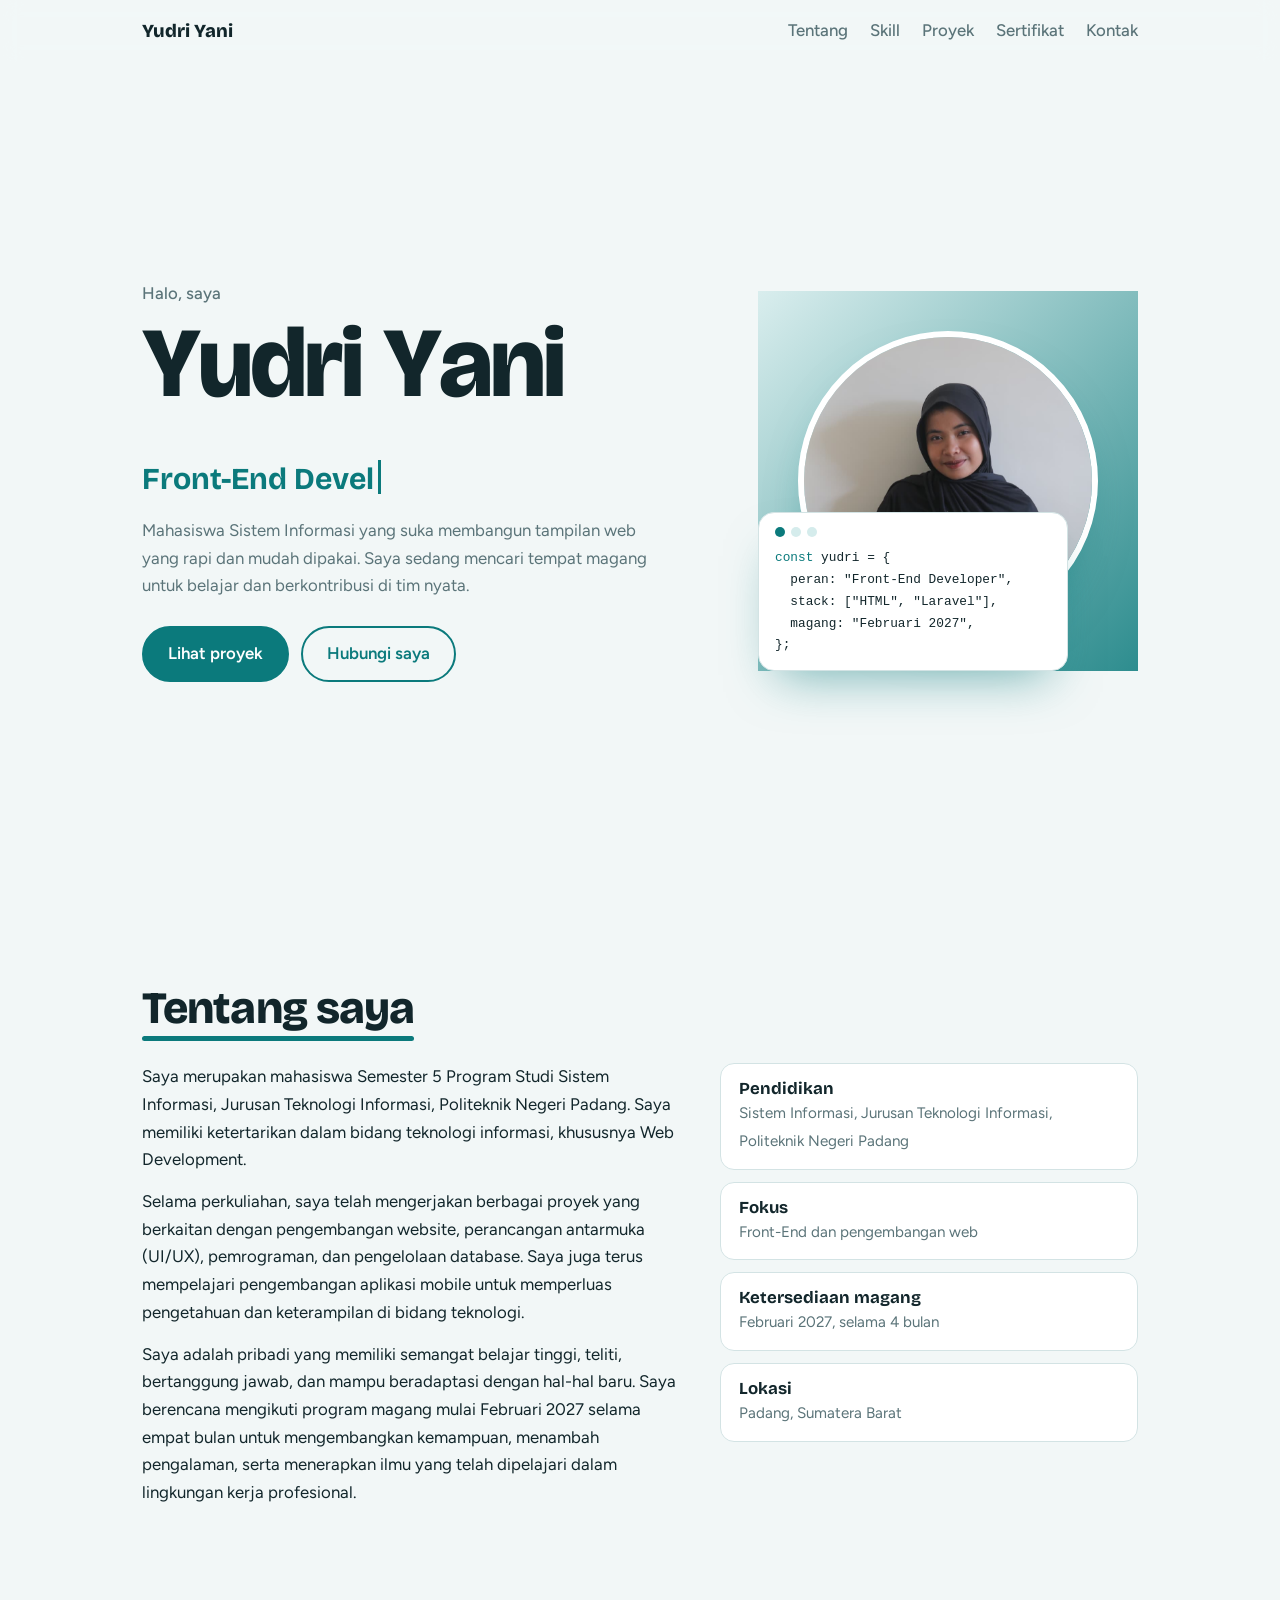
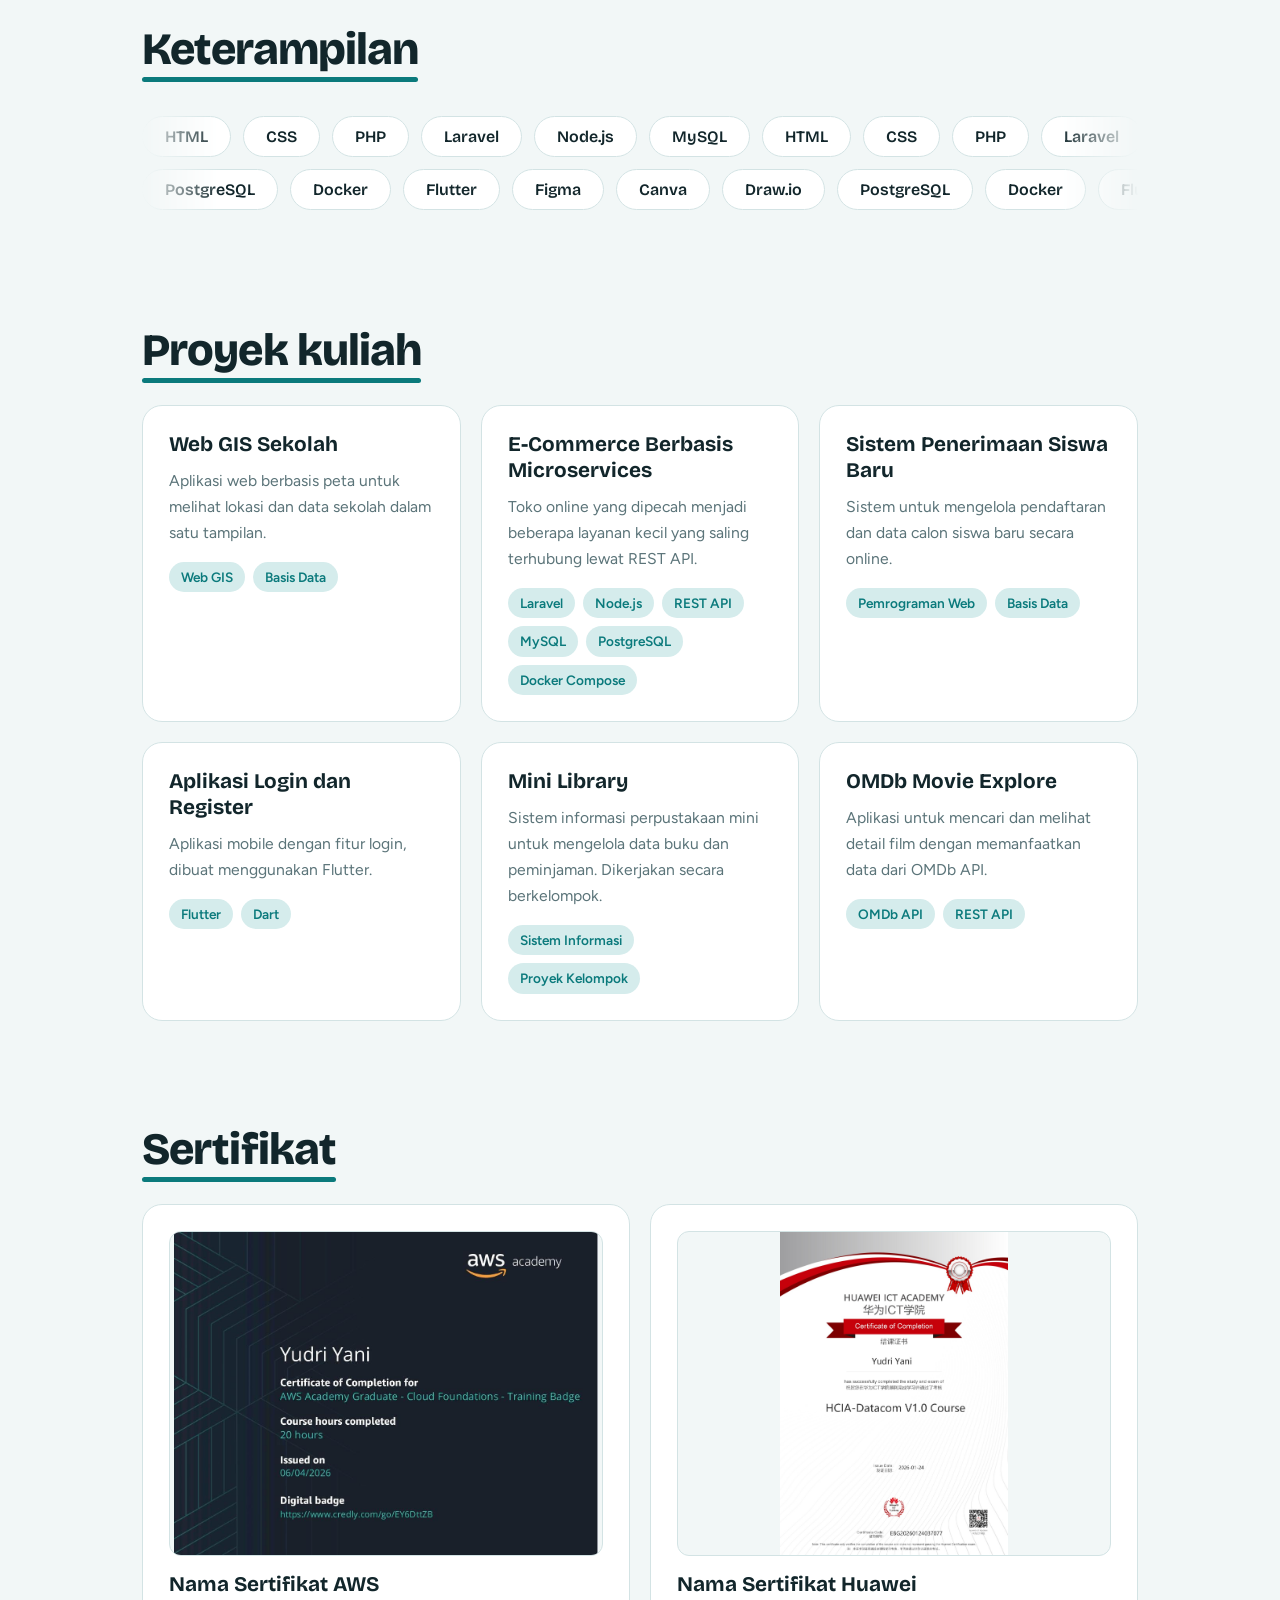
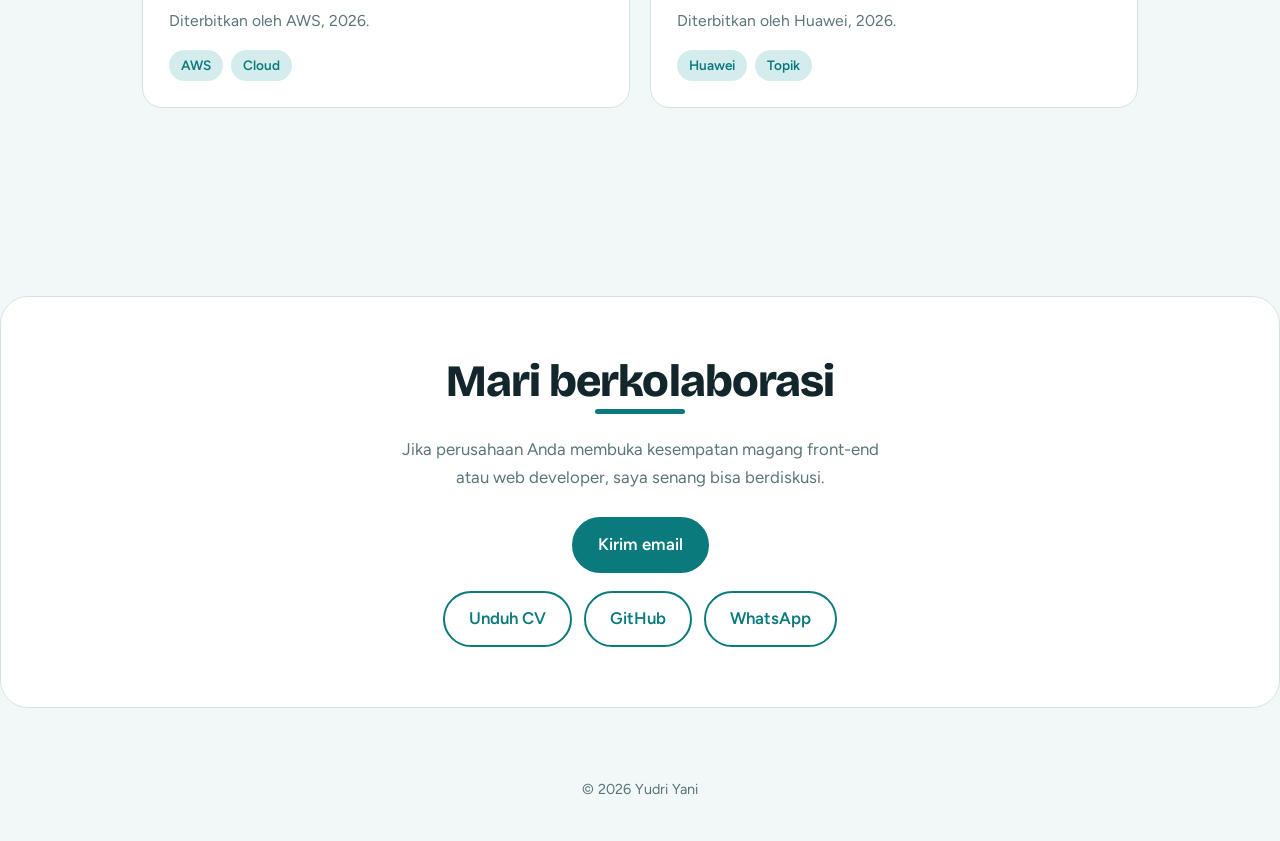
<file: index.html>
<!DOCTYPE html>
<html lang="id">
<head>
  <meta charset="utf-8">
  <meta name="viewport" content="width=device-width, initial-scale=1, viewport-fit=cover">
  <title>Yudri Yani – Portfolio Front-End Developer</title>

  <link rel="preconnect" href="https://fonts.googleapis.com">
  <link rel="preconnect" href="https://fonts.gstatic.com" crossorigin>
  <link href="https://fonts.googleapis.com/css2?family=Bricolage+Grotesque:wght@500;700;800&family=Figtree:wght@400;500;600&display=swap" rel="stylesheet">
  <link rel="stylesheet" href="style.css">
</head>
<body>

  <div id="glow"></div>

  <!-- ===== Navigasi ===== -->
  <header>
    <div class="wrap">
      <a class="logo" href="#atas">Yudri Yani</a>
      <nav aria-label="Navigasi utama">
        <a href="#tentang">Tentang</a>
        <a href="#skill">Skill</a>
        <a href="#proyek">Proyek</a>
        <a href="#sertifikat">Sertifikat</a>
        <a href="#kontak">Kontak</a>
      </nav>
    </div>
    <div id="bar"></div>
  </header>

  <main id="atas">
    <div class="wrap">

      <!-- ===== Hero ===== -->
      <div class="hero">
        <div>
          <p class="hi">Halo, saya</p>
          <h1 id="nm">Yudri Yani</h1>
          <div class="role" id="role" aria-live="off"></div>
          <p class="lead">
            Mahasiswa Sistem Informasi yang suka membangun tampilan web yang rapi dan mudah dipakai.
            Saya sedang mencari tempat magang untuk belajar dan berkontribusi di tim nyata.
          </p>
          <div class="cta">
            <a class="btn main" href="#proyek">Lihat proyek</a>
            <a class="btn alt" href="#kontak">Hubungi saya</a>
          </div>
        </div>

        <div class="visual">
          <div class="blob" aria-hidden="true"></div>
          <img class="photo" src="foto/fto.jpeg" alt="Foto Yudri Yani">
          <div class="code" aria-hidden="true">
            <div class="dots"><i></i><i></i><i></i></div>
            <span class="ln" style="--n:15; --k:0"><span class="kw">const</span> yudri = {</span>
            <span class="ln" style="--n:31; --k:1">  peran: "Front-End Developer",</span>
            <span class="ln" style="--n:36; --k:2">  stack: ["HTML", "Laravel"],</span>
            <span class="ln" style="--n:26; --k:3">  magang: "Februari 2027",</span>
            <span class="ln" style="--n:2;  --k:4">};</span>
          </div>
        </div>
      </div>

      <!-- ===== Tentang ===== -->
      <section id="tentang">
        <h2 class="rv">Tentang saya</h2>
        <div class="about">
          <div class="rv" style="--d:.1s">
            <p>
              Saya merupakan mahasiswa Semester 5 Program Studi Sistem Informasi,
              Jurusan Teknologi Informasi, Politeknik Negeri Padang.
              Saya memiliki ketertarikan dalam bidang teknologi informasi, khususnya Web Development.
            </p>
            <p>
              Selama perkuliahan, saya telah mengerjakan berbagai proyek yang berkaitan
              dengan pengembangan website, perancangan antarmuka (UI/UX), pemrograman,
              dan pengelolaan database. Saya juga terus mempelajari pengembangan aplikasi mobile
              untuk memperluas pengetahuan dan keterampilan di bidang teknologi.
            </p>
            <p>
              Saya adalah pribadi yang memiliki semangat belajar tinggi, teliti, bertanggung jawab,
              dan mampu beradaptasi dengan hal-hal baru. Saya berencana mengikuti
              program magang mulai Februari 2027 selama empat bulan untuk mengembangkan kemampuan,
              menambah pengalaman, serta menerapkan ilmu yang telah dipelajari dalam lingkungan
              kerja profesional.
            </p>
          </div>

          <div class="facts">
            <div class="fact rv" style="--d:.15s">
              <b>Pendidikan</b>
              <span>Sistem Informasi, Jurusan Teknologi Informasi, Politeknik Negeri Padang</span>
            </div>
            <div class="fact rv" style="--d:.25s">
              <b>Fokus</b>
              <span>Front-End dan pengembangan web</span>
            </div>
            <div class="fact rv" style="--d:.35s">
              <b>Ketersediaan magang</b>
              <span>Februari 2027, selama 4 bulan</span>
            </div>
              <div class="fact rv" style="--d:.45s">
              <b>Lokasi</b>
              <span>Padang, Sumatera Barat</span>
            </div>
          </div>
        </div>
      </section>

      <!-- ===== Keterampilan (diisi oleh script.js) ===== -->
      <section id="skill">
        <h2 class="rv">Keterampilan</h2>
        <div class="marquee rv" id="marquee"></div>
      </section>

      <!-- ===== Proyek ===== -->
      <section id="proyek">
        <h2 class="rv">Proyek kuliah</h2>
        <div class="grid">

          <article class="card rv" data-tilt style="--d:.05s">
            <h3>Web GIS Sekolah</h3>
            <p>Aplikasi web berbasis peta untuk melihat lokasi dan data sekolah dalam satu tampilan.</p>
            <div class="tags"><span>Web GIS</span><span>Basis Data</span></div>
          </article>

          <article class="card rv" data-tilt style="--d:.15s">
            <h3>E-Commerce Berbasis Microservices</h3>
            <p>Toko online yang dipecah menjadi beberapa layanan kecil yang saling terhubung lewat REST API.</p>
            <div class="tags">
              <span>Laravel</span><span>Node.js</span><span>REST API</span>
              <span>MySQL</span><span>PostgreSQL</span><span>Docker Compose</span>
            </div>
          </article>

          <article class="card rv" data-tilt style="--d:.25s">
            <h3>Sistem Penerimaan Siswa Baru</h3>
            <p>Sistem untuk mengelola pendaftaran dan data calon siswa baru secara online.</p>
            <div class="tags"><span>Pemrograman Web</span><span>Basis Data</span></div>
          </article>

          <article class="card rv" data-tilt style="--d:.05s">
            <h3>Aplikasi Login dan Register</h3>
            <p>Aplikasi mobile dengan fitur login, dibuat menggunakan Flutter.</p>
            <div class="tags"><span>Flutter</span><span>Dart</span></div>
          </article>

          <article class="card rv" data-tilt style="--d:.15s">
            <h3>Mini Library</h3>
            <p>Sistem informasi perpustakaan mini untuk mengelola data buku dan peminjaman. Dikerjakan secara berkelompok.</p>
            <div class="tags"><span>Sistem Informasi</span><span>Proyek Kelompok</span></div>
          </article>

          <article class="card rv" data-tilt style="--d:.25s">
            <h3>OMDb Movie Explore</h3>
            <p>Aplikasi untuk mencari dan melihat detail film dengan memanfaatkan data dari OMDb API.</p>
            <div class="tags"><span>OMDb API</span><span>REST API</span></div>
          </article>

        </div>
      </section>

            <!-- ===== Sertifikat ===== -->
      <section id="sertifikat">
        <h2 class="rv">Sertifikat</h2>
        <div class="grid">

          <article class="card cert rv" data-tilt style="--d:.05s">
            <img class="cert-img" src="foto/aws.jpeg" alt="Sertifikat AWS" loading="lazy">
            <h3>Nama Sertifikat AWS</h3>
            <p>Diterbitkan oleh AWS, 2026.</p>
            <div class="tags"><span>AWS</span><span>Cloud</span></div>
          </article>

          <article class="card cert rv" data-tilt style="--d:.15s">
            <img class="cert-img" src="foto/huawei.jpeg" alt="Sertifikat Huawei" loading="lazy">
            <h3>Nama Sertifikat Huawei</h3>
            <p>Diterbitkan oleh Huawei, 2026.</p>
            <div class="tags"><span>Huawei</span><span>Topik</span></div>
          </article>

        </div>
      </section>
        </div>
      </section>

                  <!-- ===== Kontak ===== -->
      <section id="kontak">
        <div class="contact rv">
          <h2>Mari berkolaborasi</h2>
          <p>Jika perusahaan Anda membuka kesempatan magang front-end atau web developer, saya senang bisa berdiskusi.</p>

          <a class="btn main"
             href="https://mail.google.com/mail/?view=cm&to=yudriyani8@gmail.com&su=Kesempatan%20Magang"
             target="_blank" rel="noopener">Kirim email</a>
          </a>

          <div class="links">
            <a class="btn alt" href="cv/cv%20yudri.pdf" download="CV-Yudri-Yani.pdf">Unduh CV</a>
            <a class="btn alt" href="https://github.com/yudriyani" target="_blank" rel="noopener">GitHub</a>
            <a class="btn alt" href="https://wa.me/6281266554434" target="_blank" rel="noopener">WhatsApp</a>
          </div>
        </div>
      </section>
    </div>
  </main>

  <footer>© 2026 Yudri Yani</footer>

  <script src="script.js"></script>
</body>
</html>
</file>
<file: style.css>
/* =========================================================
   1. Warna dan font (ubah warna di sini)
   ========================================================= */
:root {
  --bg: #f2f7f7;
  --surface: #ffffff;
  --ink: #12262b;
  --muted: #5b7479;
  --accent: #0b7a7c;      /* warna utama */
  --soft: #d5ecec;
  --line: #d3e3e4;
  --on-accent: #ffffff;   /* warna teks di atas --accent */

  --font-head: "Bricolage Grotesque", "Trebuchet MS", system-ui, sans-serif;
  --font-body: "Figtree", system-ui, -apple-system, "Segoe UI", sans-serif;

  color-scheme: light;
  box-sizing: border-box;
  padding-top: env(safe-area-inset-top, 0px);
  padding-bottom: env(safe-area-inset-bottom, 0px);
}

/* Mode gelap mengikuti pengaturan perangkat */
@media (prefers-color-scheme: dark) {
  :root:not([data-theme="light"]) {
    --bg: #0e191c;
    --surface: #162428;
    --ink: #e6f2f3;
    --muted: #9bb5b9;
    --accent: #4fd1c5;
    --soft: #1e3a3e;
    --line: #274045;
    --on-accent: #08201f;
    color-scheme: dark;
  }
}

/* =========================================================
   2. Dasar
   ========================================================= */
*, *::before, *::after { box-sizing: inherit; }

html {
  scroll-behavior: smooth;
  scroll-padding-top: calc(env(safe-area-inset-top, 0px) + 70px);
}

body {
  margin: 0;
  background: var(--bg);
  color: var(--ink);
  font: 400 1.05rem/1.65 var(--font-body);
  overflow-x: hidden;
}

/* Menutup area poni/notch di HP */
body::before {
  content: "";
  position: fixed;
  inset: 0 0 auto;
  height: env(safe-area-inset-top, 0px);
  background: var(--bg);
  z-index: 10;
}

a { color: inherit; }
:focus-visible { outline: 3px solid var(--accent); outline-offset: 3px; border-radius: 6px; }

.wrap { max-width: 1040px; margin: 0 auto; padding: 0 22px; }
main, footer { position: relative; z-index: 1; overflow-x: clip; }

/* =========================================================
   3. Header dan navigasi
   ========================================================= */
header {
  position: sticky;
  top: env(safe-area-inset-top, 0px);
  z-index: 20;
  background: color-mix(in srgb, var(--bg) 88%, transparent);
  backdrop-filter: blur(10px);
}
header .wrap { display: flex; justify-content: space-between; align-items: center; height: 62px; }

.logo { font: 800 1.15rem var(--font-head); text-decoration: none; }

nav { display: flex; gap: 22px; }
nav a { text-decoration: none; font-weight: 500; color: var(--muted); transition: color .2s; }
nav a:hover { color: var(--accent); }

/* Garis progres scroll */
#bar {
  position: absolute; left: 0; bottom: 0;
  height: 3px; width: 100%;
  background: var(--accent);
  transform: scaleX(0);
  transform-origin: left;
}

/* Cahaya yang mengikuti kursor */
#glow {
  position: fixed;
  width: 420px; height: 420px;
  margin: -210px 0 0 -210px;
  border-radius: 50%;
  pointer-events: none;
  z-index: 0;
  opacity: 0;
  background: radial-gradient(circle, color-mix(in srgb, var(--accent) 22%, transparent), transparent 65%);
  transition: opacity .3s;
}

/* =========================================================
   4. Tombol
   ========================================================= */
.btn {
  display: inline-block;
  padding: 12px 24px;
  border-radius: 999px;
  border: 2px solid var(--accent);
  font-weight: 600;
  text-decoration: none;
  transition: transform .25s, background .25s, color .25s;
}
.btn.main { background: var(--accent); color: var(--on-accent); }
.btn.main:hover { transform: translateY(-3px) scale(1.04); }
.btn.alt { color: var(--accent); }
.btn.alt:hover { background: var(--accent); color: var(--on-accent); transform: translateY(-3px); }

/* =========================================================
   5. Hero
   ========================================================= */
.hero {
  min-height: calc(100vh - 62px);
  display: grid;
  grid-template-columns: minmax(0, 1fr) minmax(0, 380px);
  gap: 48px;
  align-items: center;
  padding: 40px 0;
}
.hero .hi { margin: 0 0 6px; color: var(--muted); font-weight: 500; }

h1 {
  margin: 0;
  font: 800 clamp(3rem, 9vw, 6.2rem)/1 var(--font-head);
  letter-spacing: -.03em;
}
h1 .w { display: inline-block; overflow: hidden; padding-bottom: .12em; margin-right: .22em; }

/* Huruf nama naik satu per satu (diatur lewat script.js) */
.ch {
  display: inline-block;
  transform: translateY(115%) rotate(8deg);
  animation: rise .9s cubic-bezier(.2, .9, .2, 1) forwards;
  animation-delay: calc(var(--i) * 70ms + .2s);
}
@keyframes rise { to { transform: none; } }

.role {
  min-height: 1.4em;
  margin: 18px 0 14px;
  font: 700 clamp(1.3rem, 3.4vw, 1.9rem) var(--font-head);
  color: var(--accent);
}
.role::after {
  content: "";
  display: inline-block;
  width: 3px; height: 1.1em;
  margin-left: 4px;
  vertical-align: -.15em;
  background: currentColor;
  animation: blink 1s steps(2) infinite;
}
@keyframes blink { 50% { opacity: 0; } }

.lead { max-width: 46ch; margin: 0 0 26px; color: var(--muted); opacity: 0; animation: fade .8s 1.3s forwards; }
.cta  { display: flex; gap: 12px; flex-wrap: wrap; opacity: 0; animation: fade .8s 1.5s forwards; }
@keyframes fade { to { opacity: 1; } }

/* Sisi kanan: foto + bentuk + kartu kode */
.visual {
  position: relative;
  display: grid;
  place-items: center;
  justify-self: center;
  width: min(380px, 100%);
  min-height: 380px;
}

.blob {
  position: absolute;
  width: 100%;
  aspect-ratio: 1;
  background: linear-gradient(135deg, var(--soft), var(--accent));
  opacity: .85;
  animation: morph 9s ease-in-out infinite, spin 24s linear infinite;
}
@keyframes morph {
  0%, 100% { border-radius: 60% 40% 55% 45% / 50% 55% 45% 50%; }
  50%      { border-radius: 42% 58% 40% 60% / 58% 42% 58% 42%; }
}
@keyframes spin { to { transform: rotate(360deg); } }

.photo {
  position: relative;
  z-index: 1;
  width: min(300px, 80%);
  height: auto;
  aspect-ratio: 1;
  object-fit: cover;
  border-radius: 50%;
  border: 6px solid var(--surface);
  box-shadow: 0 24px 50px -22px color-mix(in srgb, var(--accent) 60%, transparent);
  opacity: 0;
  transform: scale(.85);
  animation: photo-in 1s .6s cubic-bezier(.2, .9, .2, 1) forwards;
}
@keyframes photo-in { to { opacity: 1; transform: none; } }

.code {
  position: absolute;
  left: 0;
  bottom: 0;
  z-index: 2;
  padding: 14px 16px;
  background: var(--surface);
  border: 1px solid var(--line);
  border-radius: 16px;
  box-shadow: 0 24px 50px -20px color-mix(in srgb, var(--accent) 55%, transparent);
  font: 500 .8rem/1.7 ui-monospace, "SFMono-Regular", Menlo, Consolas, monospace;
  animation: float 5s ease-in-out infinite;
}
@keyframes float { 50% { transform: translateY(-12px); } }

.dots { display: flex; gap: 6px; margin-bottom: 10px; }
.dots i { width: 10px; height: 10px; border-radius: 50%; background: var(--soft); }
.dots i:first-child { background: var(--accent); }

/* Efek mengetik per baris: --n = jumlah karakter, --k = urutan baris */
.ln {
  display: block;
  width: 0;
  overflow: hidden;
  white-space: pre;
  animation: type .9s steps(var(--n)) forwards;
  animation-delay: calc(var(--k) * .55s + 1.6s);
}
@keyframes type { to { width: calc(var(--n) * 1ch); } }
.kw { color: var(--accent); }

/* =========================================================
   6. Judul bagian + animasi muncul saat scroll
   ========================================================= */
section { padding: 84px 0 20px; }

h2 {
  position: relative;
  display: inline-block;
  margin: 0 0 30px;
  font: 800 clamp(1.9rem, 5vw, 2.8rem)/1.1 var(--font-head);
  letter-spacing: -.02em;
}
h2::after {
  content: "";
  position: absolute; left: 0; bottom: -8px;
  height: 5px; width: 100%;
  border-radius: 4px;
  background: var(--accent);
  transform: scaleX(0);
  transform-origin: left;
  transition: transform .9s .2s cubic-bezier(.2, .9, .2, 1);
}
.in h2::after, h2.in::after { transform: scaleX(1); }

/* Elemen dengan class .rv muncul pelan saat terlihat */
.rv {
  opacity: 0;
  transform: translateY(26px);
  transition: opacity .8s, transform .8s cubic-bezier(.2, .9, .2, 1);
  transition-delay: var(--d, 0s);
}
.rv.in { opacity: 1; transform: none; }

/* =========================================================
   7. Tentang
   ========================================================= */
.about { display: grid; grid-template-columns: 1.3fr 1fr; gap: 34px; align-items: start; }
.about p { margin: 0 0 14px; max-width: 60ch; }

.facts { display: grid; gap: 12px; }
.fact { padding: 14px 18px; background: var(--surface); border: 1px solid var(--line); border-radius: 14px; }
.fact b { display: block; font: 700 1.05rem var(--font-head); }
.fact span { color: var(--muted); font-size: .95rem; }

/* =========================================================
   8. Keterampilan (marquee)
   ========================================================= */
.marquee {
  overflow: hidden;
  -webkit-mask-image: linear-gradient(90deg, transparent, #000 8%, #000 92%, transparent);
          mask-image: linear-gradient(90deg, transparent, #000 8%, #000 92%, transparent);
}
.track { display: flex; gap: 12px; width: max-content; margin: 12px 0; animation: slide 26s linear infinite; }
.track.rev { animation-direction: reverse; animation-duration: 32s; }
.marquee:hover .track { animation-play-state: paused; }
@keyframes slide { to { transform: translateX(-50%); } }

.chip {
  padding: 10px 22px;
  background: var(--surface);
  border: 1px solid var(--line);
  border-radius: 999px;
  font: 600 1rem var(--font-head);
  transition: background .2s, color .2s, transform .2s;
}
.chip:hover { background: var(--accent); color: var(--on-accent); transform: scale(1.08); }

/* =========================================================
   9. Proyek
   ========================================================= */
.grid {
  display: grid;
  grid-template-columns: repeat(auto-fit, minmax(270px, 1fr));
  gap: 20px;
  perspective: 900px;
}

.card {
  position: relative;
  overflow: hidden;
  padding: 26px;
  background: var(--surface);
  border: 1px solid var(--line);
  border-radius: 20px;
  transform: rotateX(var(--rx, 0deg)) rotateY(var(--ry, 0deg));
  transition: transform .15s, box-shadow .3s, border-color .3s;
}
.card::before {
  content: "";
  position: absolute; inset: 0 auto 0 0;
  width: 5px;
  background: var(--accent);
  transform: scaleY(0);
  transform-origin: top;
  transition: transform .45s;
}
.card:hover { border-color: var(--accent); box-shadow: 0 22px 44px -22px var(--accent); }
.card:hover::before { transform: scaleY(1); }

.card h3 { margin: 0 0 10px; font: 700 1.3rem/1.25 var(--font-head); }
.card p  { margin: 0 0 16px; color: var(--muted); font-size: .98rem; }

.tags { display: flex; flex-wrap: wrap; gap: 8px; }
.tags span { padding: 4px 12px; background: var(--soft); color: var(--accent); border-radius: 999px; font-size: .85rem; font-weight: 600; }

/* =========================================================
   10. Kontak dan footer
   ========================================================= */
.contact {
  position: relative;
  overflow: hidden;
  margin: 84px 0 40px;
  padding: 60px 22px;
  text-align: center;
  background: var(--surface);
  border: 1px solid var(--line);
  border-radius: 28px;
}
.contact h2 { display: block; }
.contact h2::after { left: 50%; width: 90px; margin-left: -45px; }
.contact p { max-width: 46ch; margin: 0 auto 26px; color: var(--muted); }
.links { display: flex; justify-content: center; gap: 12px; flex-wrap: wrap; margin-top: 18px; }

/* Teks email di bawah tombol "Kirim email" */
.contact p.email-text {
  max-width: none;
  margin: 18px auto 26px;
  text-align: center;
  font-size: .9rem;
  line-height: 1.4;
}
.contact p.email-text a {
  color: inherit;
  text-decoration: underline;
  text-underline-offset: 3px;
}
.contact p.email-text a:hover { color: var(--accent); }

footer { padding: 10px 0 40px; text-align: center; color: var(--muted); font-size: .9rem; }

/* =========================================================
   11. Sertifikat
   ========================================================= */
.cert .seal { display: none; }

.cert-img {
  display: block;
  width: 100%;
  aspect-ratio: 4 / 3;
  object-fit: contain;      /* seluruh sertifikat terlihat, tidak terpotong */
  background: var(--bg);
  border: 1px solid var(--line);
  border-radius: 12px;
  margin-bottom: 16px;
  transition: transform .4s ease;
}
.cert:hover .cert-img { transform: scale(1.03); }

/* =========================================================
   12. Responsif dan aksesibilitas
   ========================================================= */
@media (max-width: 760px) {
  .hero, .about { grid-template-columns: 1fr; }
  .hero { min-height: auto; padding-top: 24px; }
  .visual { min-height: 320px; }
  nav { gap: 14px; font-size: .95rem; }
}

/* Matikan animasi bagi pengunjung yang meminta gerakan dikurangi */
@media (prefers-reduced-motion: reduce) {
  *, *::before, *::after { animation: none !important; transition: none !important; }
  html { scroll-behavior: auto; }
  .ch { transform: none; }
  .rv, .lead, .cta { opacity: 1; transform: none; }
  .ln { width: calc(var(--n) * 1ch); }
  .photo { opacity: 1; transform: none; }
  h2::after { transform: scaleX(1); }
  .cert:hover .cert-img { transform: none; }
}
</file>
